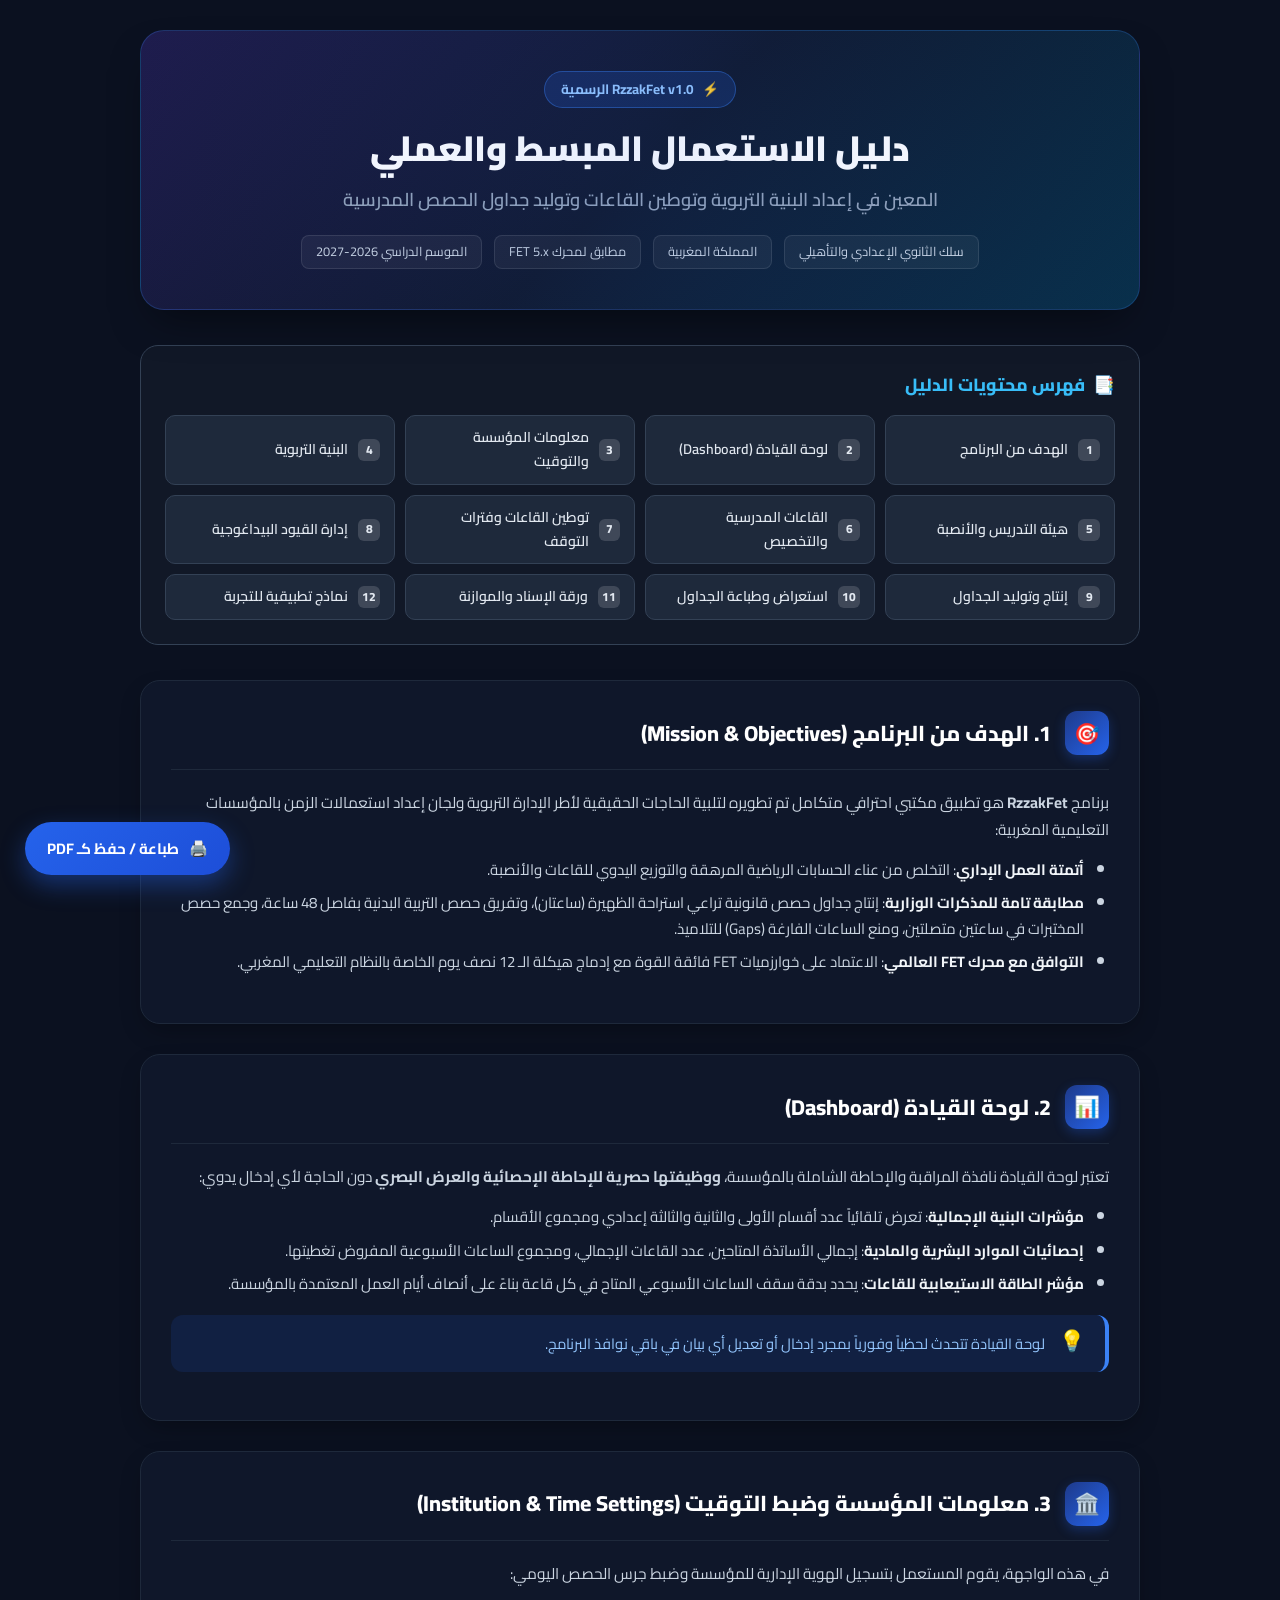
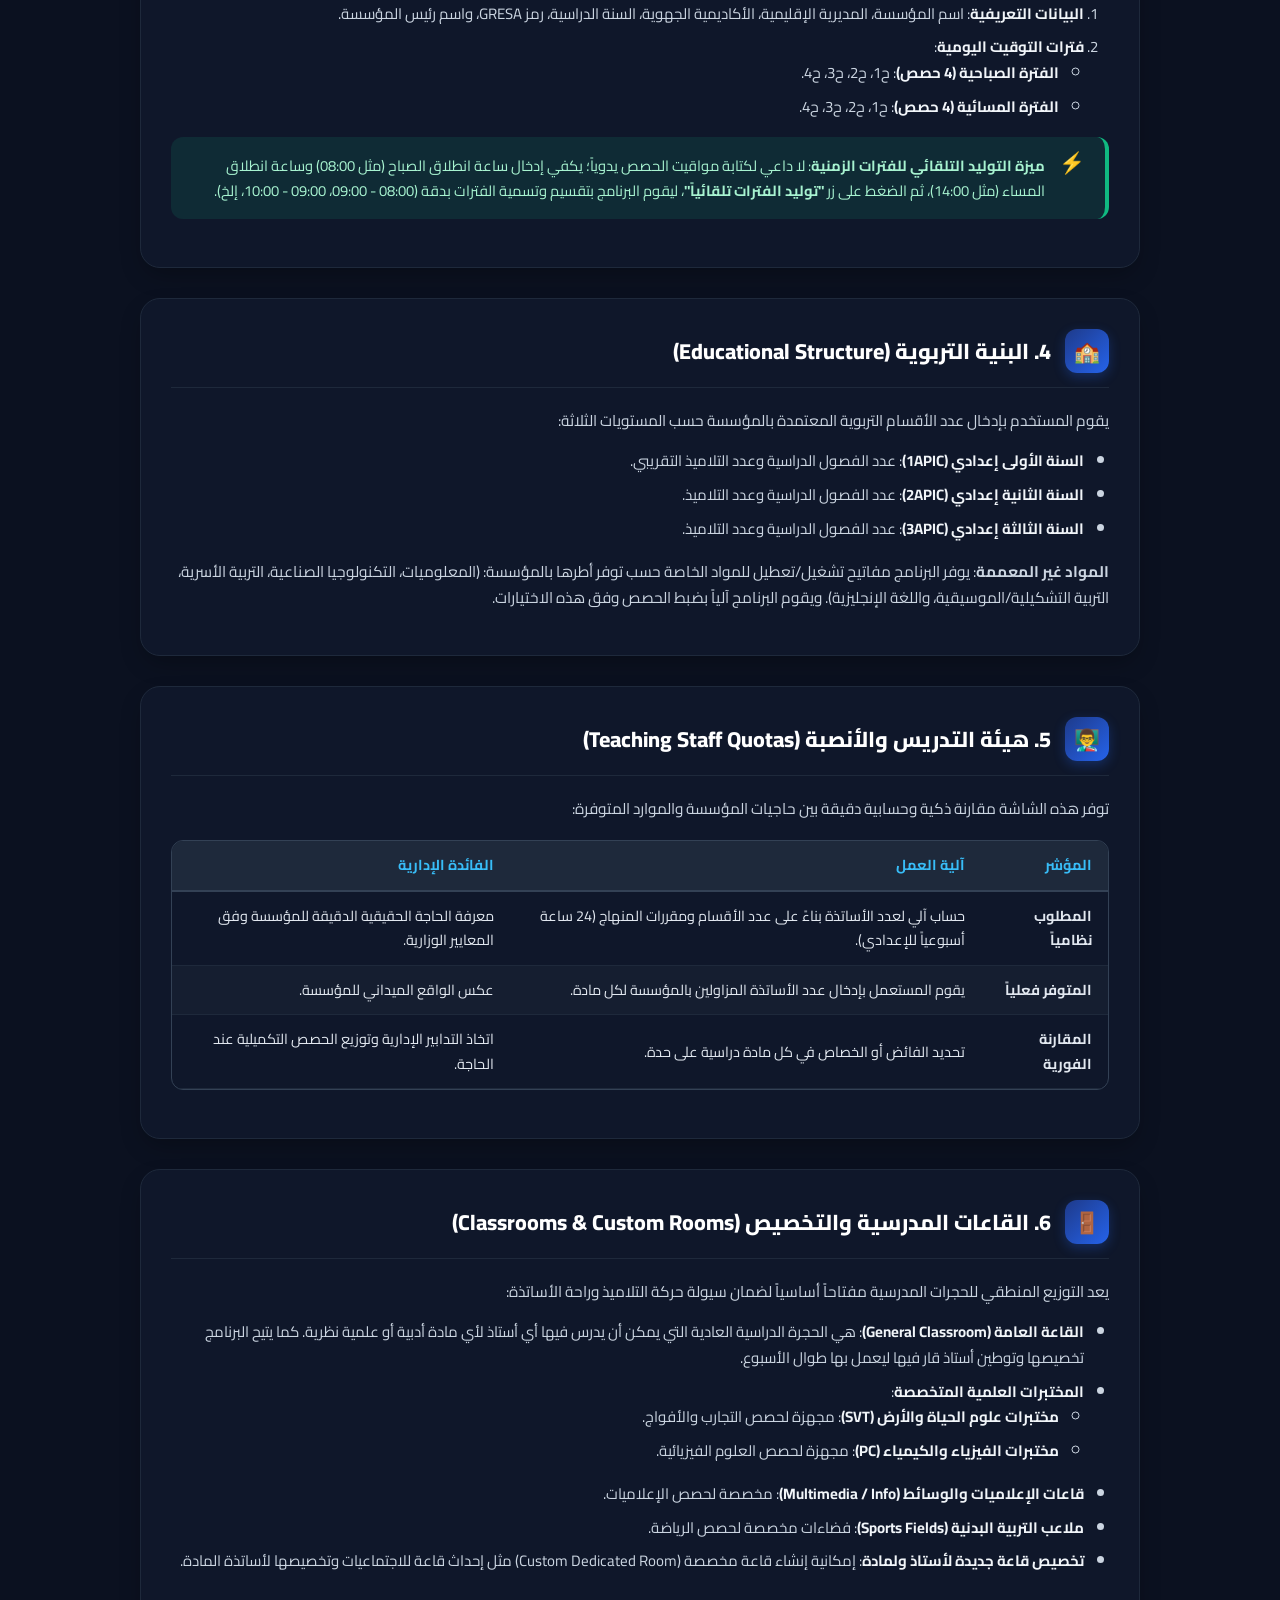
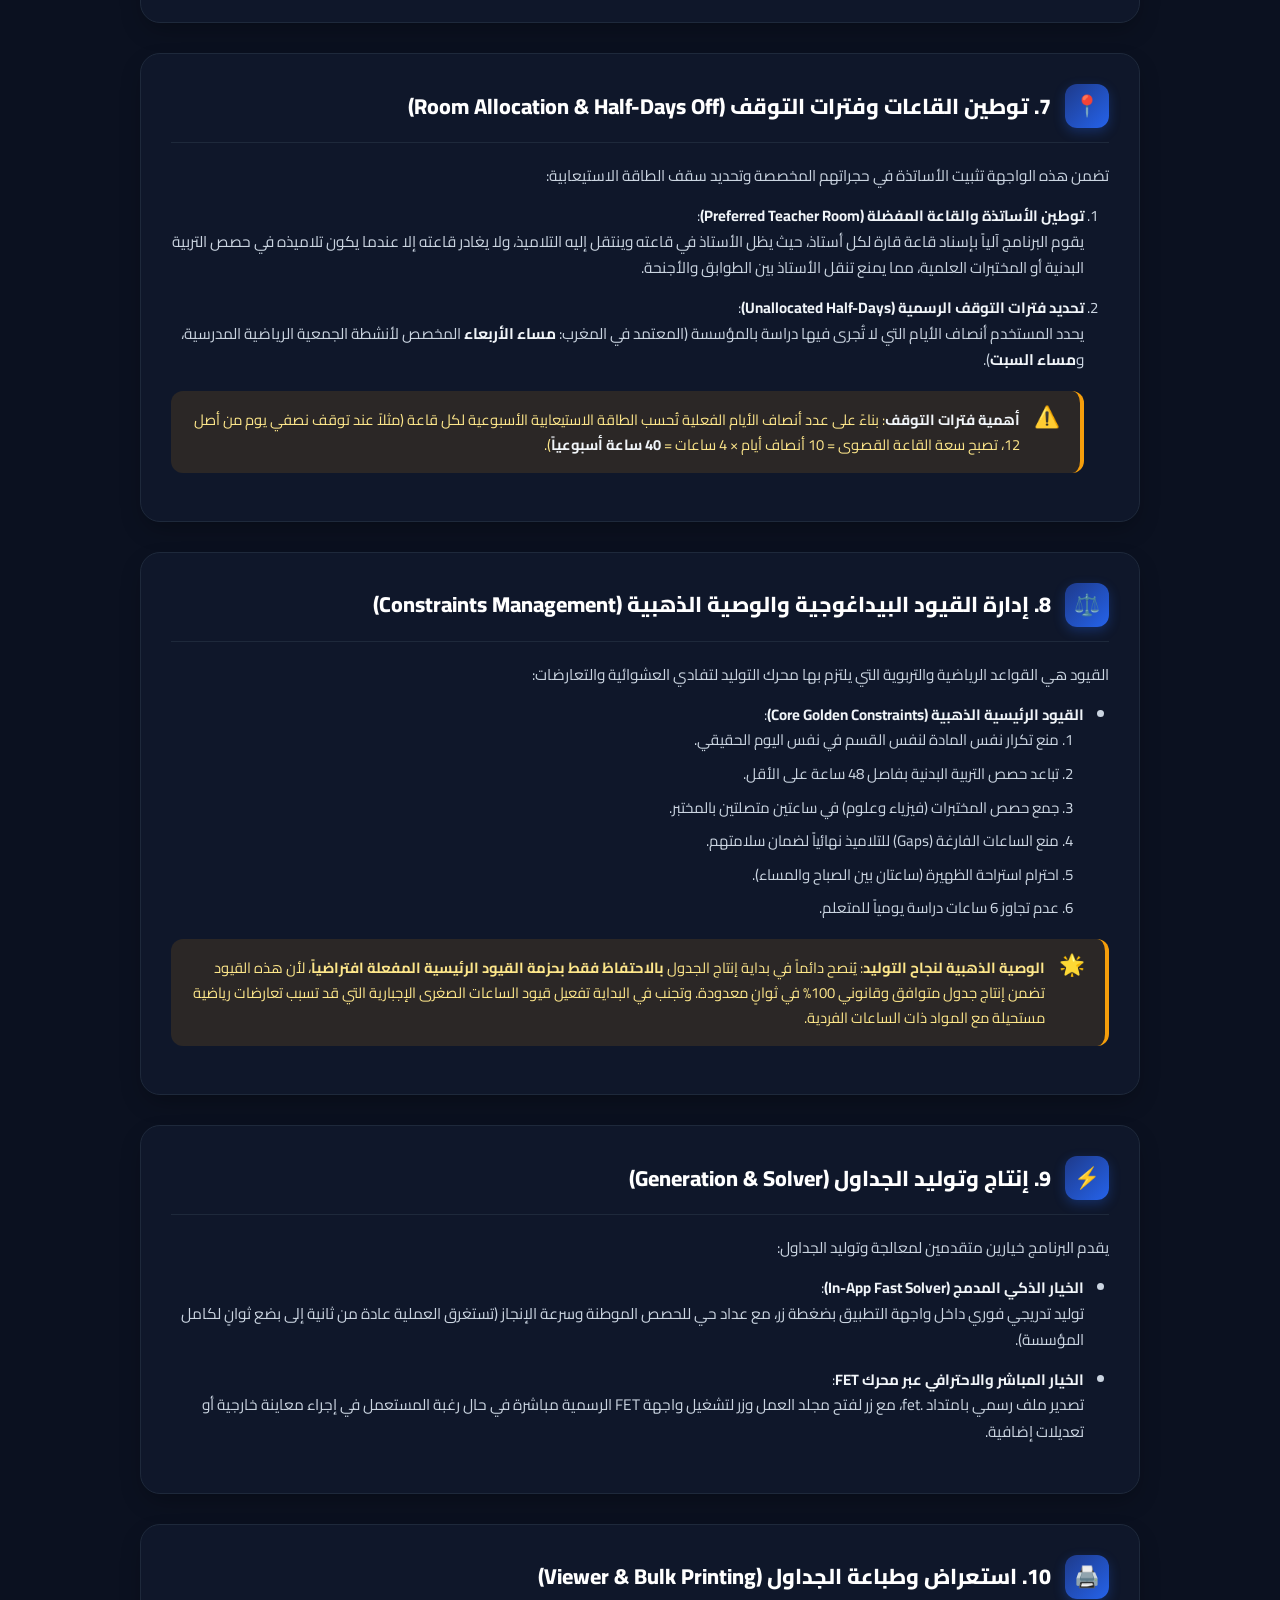
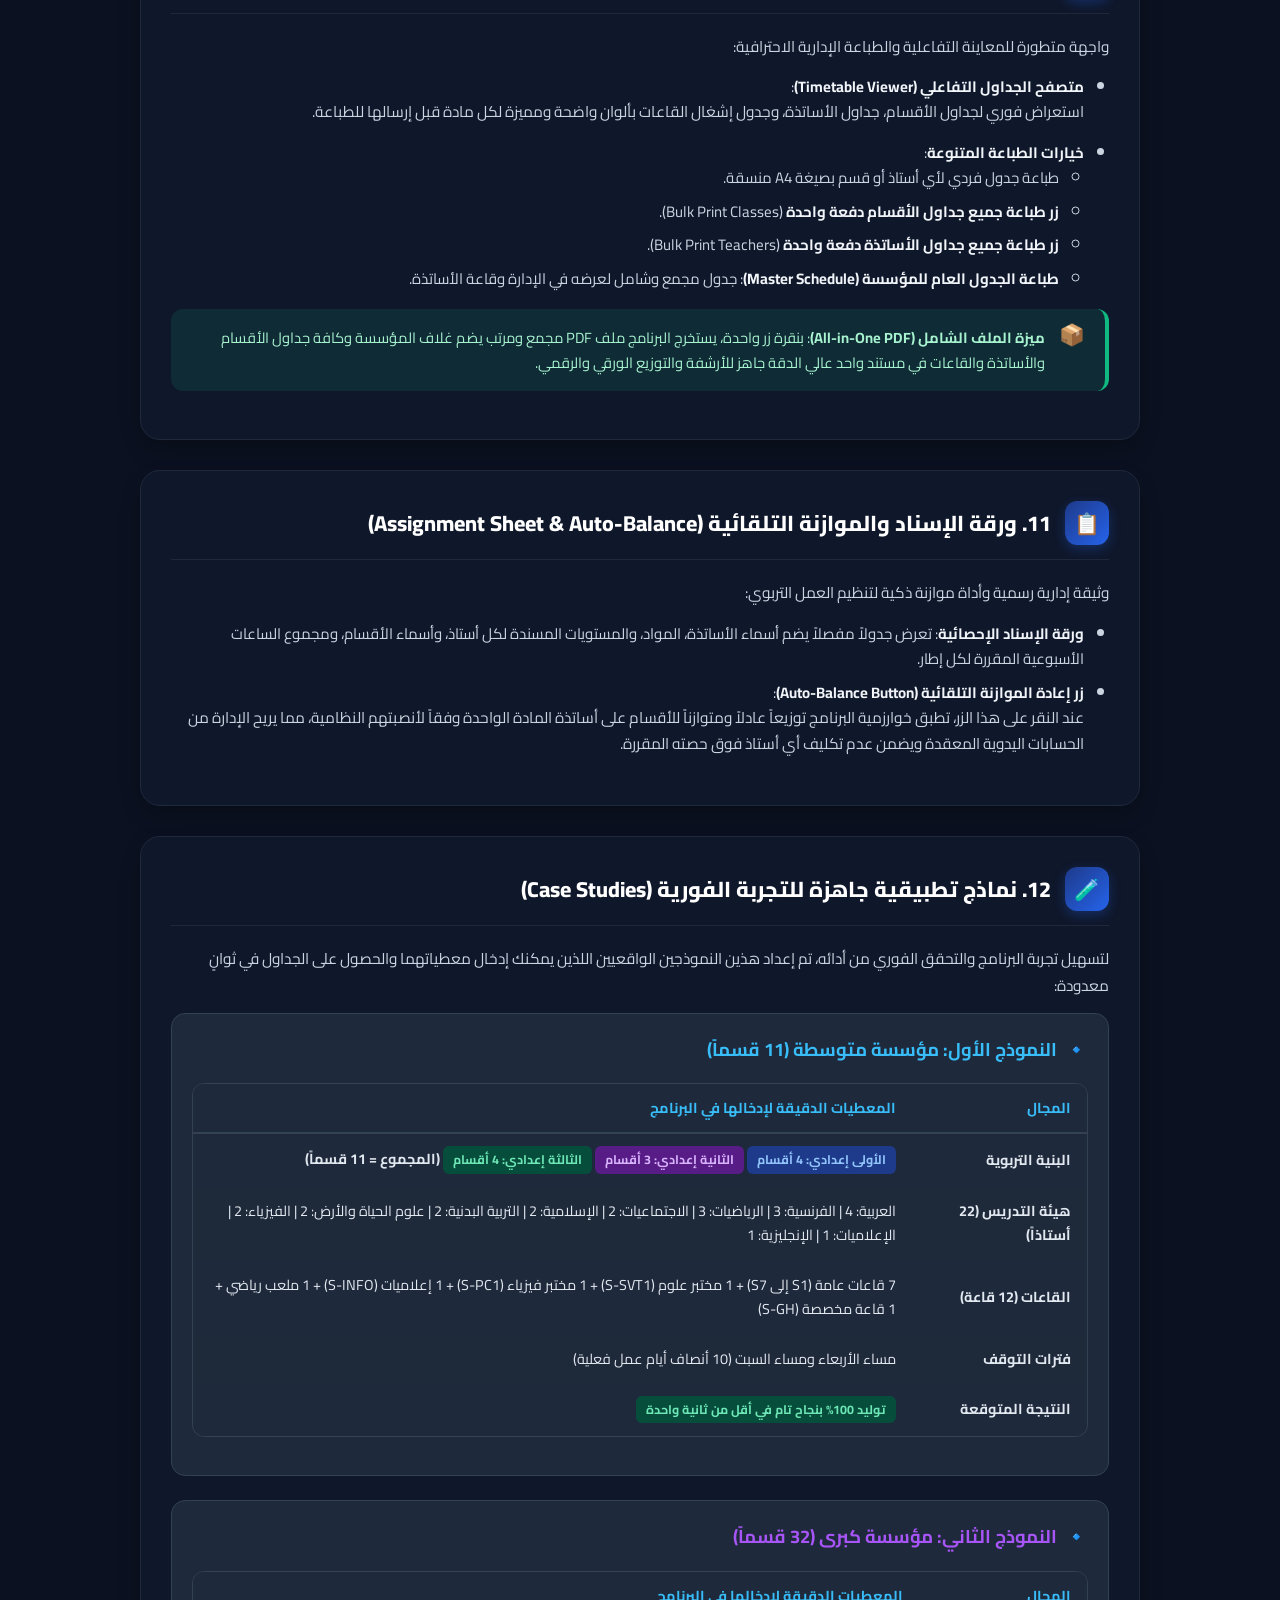
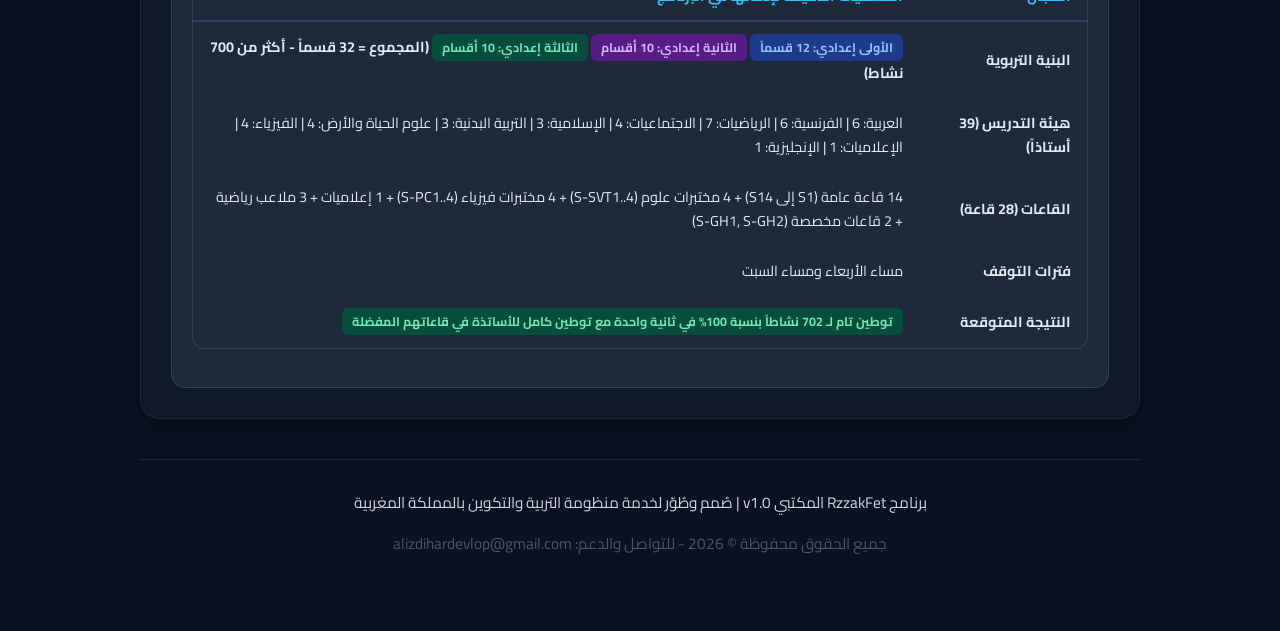
<file: docs/دليل_استعمال_برنامج_RzzakFet.html>
<!DOCTYPE html>
<html lang="ar" dir="rtl">
<head>
  <meta charset="UTF-8">
  <meta name="viewport" content="width=device-width, initial-scale=1.0">
  <title>دليل الاستعمال المبسط لبرنامج RzzakFet v1.0</title>
  <style>
    @import url('https://fonts.googleapis.com/css2?family=Cairo:wght@400;600;700;800;900&display=swap');

    :root {
      --primary: #2563eb;
      --primary-dark: #1d4ed8;
      --secondary: #0ea5e9;
      --accent: #8b5cf6;
      --success: #10b981;
      --warning: #f59e0b;
      --danger: #ef4444;
      --dark: #0f172a;
      --dark-card: #1e293b;
      --dark-border: #334155;
      --text-main: #f8fafc;
      --text-muted: #94a3b8;
    }

    * {
      box-sizing: border-box;
      margin: 0;
      padding: 0;
      font-family: 'Cairo', 'Segoe UI', Tahoma, Arial, sans-serif;
    }

    body {
      background-color: #0b1120;
      color: var(--text-main);
      line-height: 1.7;
      padding: 30px 15px;
    }

    .container {
      max-width: 1000px;
      margin: 0 auto;
    }

    /* Header & Cover */
    .header-cover {
      background: linear-gradient(135deg, #1e1b4b 0%, #0f172a 50%, #082f49 100%);
      border: 1px solid #3b82f640;
      border-radius: 24px;
      padding: 40px 30px;
      text-align: center;
      margin-bottom: 35px;
      box-shadow: 0 20px 40px -15px rgba(0, 0, 0, 0.5);
      position: relative;
      overflow: hidden;
    }

    .header-cover::before {
      content: "";
      position: absolute;
      top: -50%;
      left: -50%;
      width: 200%;
      height: 200%;
      background: radial-gradient(circle, rgba(37, 99, 235, 0.1) 0%, transparent 60%);
      pointer-events: none;
    }

    .app-badge {
      display: inline-flex;
      align-items: center;
      gap: 8px;
      background: rgba(37, 99, 235, 0.2);
      border: 1px solid rgba(59, 130, 246, 0.4);
      color: #93c5fd;
      padding: 6px 16px;
      border-radius: 9999px;
      font-size: 0.85rem;
      font-weight: 700;
      margin-bottom: 18px;
    }

    .header-cover h1 {
      font-size: 2.2rem;
      font-weight: 900;
      color: #ffffff;
      margin-bottom: 12px;
      line-height: 1.3;
    }

    .header-cover p.subtitle {
      font-size: 1.15rem;
      color: #94a3b8;
      max-width: 750px;
      margin: 0 auto 20px;
      font-weight: 600;
    }

    .meta-tags {
      display: flex;
      justify-content: center;
      gap: 12px;
      flex-wrap: wrap;
    }

    .meta-tag {
      background: rgba(255, 255, 255, 0.05);
      border: 1px solid rgba(255, 255, 255, 0.1);
      padding: 5px 14px;
      border-radius: 8px;
      font-size: 0.8rem;
      color: #cbd5e1;
    }

    /* Navigation TOC */
    .toc-card {
      background: #111827;
      border: 1px solid var(--dark-border);
      border-radius: 18px;
      padding: 24px;
      margin-bottom: 35px;
    }

    .toc-card h3 {
      color: #38bdf8;
      font-size: 1.1rem;
      font-weight: 800;
      margin-bottom: 15px;
      display: flex;
      align-items: center;
      gap: 8px;
    }

    .toc-grid {
      display: grid;
      grid-template-columns: repeat(auto-fit, minmax(220px, 1fr));
      gap: 10px;
    }

    .toc-item {
      display: flex;
      align-items: center;
      gap: 10px;
      padding: 10px 14px;
      background: #1e293b;
      border: 1px solid #334155;
      border-radius: 10px;
      color: #e2e8f0;
      text-decoration: none;
      font-size: 0.88rem;
      font-weight: 600;
      transition: all 0.2s ease;
    }

    .toc-item:hover {
      background: #2563eb;
      color: #ffffff;
      border-color: #3b82f6;
      transform: translateY(-2px);
    }

    .toc-num {
      width: 22px;
      height: 22px;
      background: rgba(255, 255, 255, 0.15);
      border-radius: 6px;
      display: flex;
      align-items: center;
      justify-content: center;
      font-size: 0.75rem;
      font-weight: 800;
    }

    /* Content Cards */
    .section-card {
      background: #0f172a;
      border: 1px solid #1e293b;
      border-radius: 20px;
      padding: 30px;
      margin-bottom: 30px;
      box-shadow: 0 10px 25px -5px rgba(0, 0, 0, 0.3);
      position: relative;
    }

    .section-card:hover {
      border-color: #3b82f650;
    }

    .section-header {
      display: flex;
      align-items: center;
      gap: 14px;
      margin-bottom: 20px;
      padding-bottom: 14px;
      border-bottom: 1px solid #1e293b;
    }

    .section-icon {
      width: 44px;
      height: 44px;
      background: linear-gradient(135deg, #1e3a8a, #2563eb);
      border-radius: 12px;
      display: flex;
      align-items: center;
      justify-content: center;
      font-size: 1.3rem;
      color: #ffffff;
      flex-shrink: 0;
      box-shadow: 0 4px 12px rgba(37, 99, 235, 0.3);
    }

    .section-title {
      font-size: 1.35rem;
      font-weight: 800;
      color: #ffffff;
    }

    p {
      color: #cbd5e1;
      font-size: 0.96rem;
      margin-bottom: 14px;
    }

    /* Lists */
    ul, ol {
      margin-right: 25px;
      margin-bottom: 18px;
      color: #cbd5e1;
    }

    li {
      margin-bottom: 8px;
      font-size: 0.94rem;
    }

    li strong {
      color: #f1f5f9;
    }

    /* Tables */
    .table-wrapper {
      overflow-x: auto;
      margin: 18px 0;
      border-radius: 12px;
      border: 1px solid #334155;
    }

    table {
      width: 100%;
      border-collapse: collapse;
      text-align: right;
      font-size: 0.9rem;
    }

    th {
      background: #1e293b;
      color: #38bdf8;
      padding: 12px 16px;
      font-weight: 700;
      border-bottom: 2px solid #334155;
    }

    td {
      padding: 12px 16px;
      border-bottom: 1px solid #1e293b;
      color: #e2e8f0;
    }

    tr:nth-child(even) {
      background: rgba(30, 41, 59, 0.4);
    }

    tr:hover {
      background: rgba(59, 130, 246, 0.08);
    }

    /* Callout Boxes */
    .callout {
      padding: 16px 20px;
      border-radius: 12px;
      margin: 18px 0;
      font-size: 0.92rem;
      display: flex;
      align-items: flex-start;
      gap: 14px;
    }

    .callout-info {
      background: rgba(37, 99, 235, 0.12);
      border-right: 4px solid #3b82f6;
      color: #93c5fd;
    }

    .callout-warning {
      background: rgba(245, 158, 11, 0.12);
      border-right: 4px solid #f59e0b;
      color: #fde68a;
    }

    .callout-success {
      background: rgba(16, 185, 129, 0.12);
      border-right: 4px solid #10b981;
      color: #a7f3d0;
    }

    .callout-icon {
      font-size: 1.3rem;
      line-height: 1;
      flex-shrink: 0;
    }

    /* Badges */
    .badge {
      display: inline-block;
      padding: 3px 10px;
      border-radius: 6px;
      font-size: 0.78rem;
      font-weight: 700;
    }

    .badge-blue { background: #1e3a8a; color: #93c5fd; }
    .badge-green { background: #064e3b; color: #6ee7b7; }
    .badge-purple { background: #581c87; color: #d8b4fe; }
    .badge-amber { background: #78350f; color: #fde68a; }

    /* Floating Print Button */
    .floating-print-btn {
      position: fixed;
      bottom: 25px;
      left: 25px;
      background: linear-gradient(135deg, #2563eb, #1d4ed8);
      color: white;
      border: none;
      padding: 12px 22px;
      border-radius: 50px;
      font-size: 0.95rem;
      font-weight: 700;
      cursor: pointer;
      box-shadow: 0 10px 25px rgba(37, 99, 235, 0.4);
      display: flex;
      align-items: center;
      gap: 10px;
      transition: all 0.25s ease;
      z-index: 1000;
    }

    .floating-print-btn:hover {
      transform: scale(1.05);
      background: linear-gradient(135deg, #1d4ed8, #1e40af);
      box-shadow: 0 15px 30px rgba(37, 99, 235, 0.6);
    }

    /* Footer */
    footer {
      text-align: center;
      padding: 30px 10px;
      color: #64748b;
      font-size: 0.85rem;
      border-top: 1px solid #1e293b;
      margin-top: 40px;
    }

    /* Print Styles */
    @media print {
      body {
        background: #ffffff !important;
        color: #0f172a !important;
        padding: 0 !important;
        font-size: 10.5pt;
      }
      .container {
        max-width: 100% !important;
      }
      .floating-print-btn, .toc-card {
        display: none !important;
      }
      .header-cover {
        background: #f8fafc !important;
        border: 2px solid #cbd5e1 !important;
        box-shadow: none !important;
        color: #0f172a !important;
        padding: 24px !important;
        page-break-after: avoid;
      }
      .header-cover h1 {
        color: #0f172a !important;
        font-size: 2rem !important;
      }
      .header-cover p.subtitle {
        color: #475569 !important;
      }
      .section-card {
        background: #ffffff !important;
        border: 1.5px solid #cbd5e1 !important;
        box-shadow: none !important;
        page-break-inside: avoid;
        margin-bottom: 22px !important;
        padding: 22px !important;
      }
      .section-header {
        border-bottom: 1.5px solid #e2e8f0 !important;
      }
      .section-title {
        color: #0f172a !important;
        font-size: 1.3rem !important;
        font-weight: 800 !important;
      }
      p, li, td {
        color: #1e293b !important;
      }
      strong, b {
        color: #0f172a !important;
        font-weight: 800 !important;
      }
      .table-wrapper {
        border: 1.5px solid #cbd5e1 !important;
        background: #ffffff !important;
      }
      table {
        background: #ffffff !important;
      }
      th {
        background: #f1f5f9 !important;
        color: #0f172a !important;
        border-bottom: 2px solid #cbd5e1 !important;
        font-weight: 800 !important;
      }
      td {
        background: #ffffff !important;
        color: #1e293b !important;
        border-bottom: 1px solid #e2e8f0 !important;
      }
      tr:nth-child(even) td {
        background: #f8fafc !important;
      }
      div[style*="background: #1e293b"], div[style*="background:#1e293b"] {
        background: #f8fafc !important;
        border: 1.5px solid #cbd5e1 !important;
      }
      h3 {
        color: #1e40af !important;
      }
      .callout {
        border: 1px solid #cbd5e1 !important;
      }
      .callout-info { background: #eff6ff !important; color: #1e3a8a !important; border-right: 4px solid #2563eb !important; }
      .callout-warning { background: #fffbeb !important; color: #92400e !important; border-right: 4px solid #d97706 !important; }
      .callout-success { background: #ecfdf5 !important; color: #065f46 !important; border-right: 4px solid #059669 !important; }
      .meta-tag, .app-badge {
        border: 1px solid #cbd5e1 !important;
        background: #f1f5f9 !important;
        color: #334155 !important;
      }
      .badge-blue { background: #dbeafe !important; color: #1e40af !important; border: 1px solid #93c5fd !important; }
      .badge-green { background: #d1fae5 !important; color: #065f46 !important; border: 1px solid #6ee7b7 !important; }
      .badge-purple { background: #f3e8ff !important; color: #6b21a8 !important; border: 1px solid #d8b4fe !important; }
      .badge-amber { background: #fef3c7 !important; color: #92400e !important; border: 1px solid #fcd34d !important; }
      @page {
        size: A4;
        margin: 14mm 12mm;
      }
    }
  </style>
</head>
<body>

  <!-- Floating Print Action -->
  <button class="floating-print-btn" onclick="window.print()">
    <span>🖨️</span>
    <span>طباعة / حفظ كـ PDF</span>
  </button>

  <div class="container">

    <!-- Header & Cover -->
    <header class="header-cover">
      <div class="app-badge">
        <span>⚡</span>
        <span>RzzakFet v1.0 الرسمية</span>
      </div>
      <h1>دليل الاستعمال المبسط والعملي</h1>
      <p class="subtitle">المعين في إعداد البنية التربوية وتوطين القاعات وتوليد جداول الحصص المدرسية</p>
      <div class="meta-tags">
        <span class="meta-tag">سلك الثانوي الإعدادي والتأهيلي</span>
        <span class="meta-tag">المملكة المغربية</span>
        <span class="meta-tag">مطابق لمحرك FET 5.x</span>
        <span class="meta-tag">الموسم الدراسي 2026-2027</span>
      </div>
    </header>

    <!-- Table of Contents -->
    <nav class="toc-card">
      <h3><span>📑</span> فهرس محتويات الدليل</h3>
      <div class="toc-grid">
        <a href="#sec-1" class="toc-item"><span class="toc-num">1</span> الهدف من البرنامج</a>
        <a href="#sec-2" class="toc-item"><span class="toc-num">2</span> لوحة القيادة (Dashboard)</a>
        <a href="#sec-3" class="toc-item"><span class="toc-num">3</span> معلومات المؤسسة والتوقيت</a>
        <a href="#sec-4" class="toc-item"><span class="toc-num">4</span> البنية التربوية</a>
        <a href="#sec-5" class="toc-item"><span class="toc-num">5</span> هيئة التدريس والأنصبة</a>
        <a href="#sec-6" class="toc-item"><span class="toc-num">6</span> القاعات المدرسية والتخصيص</a>
        <a href="#sec-7" class="toc-item"><span class="toc-num">7</span> توطين القاعات وفترات التوقف</a>
        <a href="#sec-8" class="toc-item"><span class="toc-num">8</span> إدارة القيود البيداغوجية</a>
        <a href="#sec-9" class="toc-item"><span class="toc-num">9</span> إنتاج وتوليد الجداول</a>
        <a href="#sec-10" class="toc-item"><span class="toc-num">10</span> استعراض وطباعة الجداول</a>
        <a href="#sec-11" class="toc-item"><span class="toc-num">11</span> ورقة الإسناد والموازنة</a>
        <a href="#sec-12" class="toc-item"><span class="toc-num">12</span> نماذج تطبيقية للتجربة</a>
      </div>
    </nav>

    <!-- Section 1 -->
    <section id="sec-1" class="section-card">
      <div class="section-header">
        <div class="section-icon">🎯</div>
        <h2 class="section-title">1. الهدف من البرنامج (Mission & Objectives)</h2>
      </div>
      <p>برنامج <strong>RzzakFet</strong> هو تطبيق مكتبي احترافي متكامل تم تطويره لتلبية الحاجات الحقيقية لأطر الإدارة التربوية ولجان إعداد استعمالات الزمن بالمؤسسات التعليمية المغربية:</p>
      <ul>
        <li><strong>أتمتة العمل الإداري</strong>: التخلص من عناء الحسابات الرياضية المرهقة والتوزيع اليدوي للقاعات والأنصبة.</li>
        <li><strong>مطابقة تامة للمذكرات الوزارية</strong>: إنتاج جداول حصص قانونية تراعي استراحة الظهيرة (ساعتان)، وتفريق حصص التربية البدنية بفاصل 48 ساعة، وجمع حصص المختبرات في ساعتين متصلتين، ومنع الساعات الفارغة (Gaps) للتلاميذ.</li>
        <li><strong>التوافق مع محرك FET العالمي</strong>: الاعتماد على خوارزميات FET فائقة القوة مع إدماج هيكلة الـ 12 نصف يوم الخاصة بالنظام التعليمي المغربي.</li>
      </ul>
    </section>

    <!-- Section 2 -->
    <section id="sec-2" class="section-card">
      <div class="section-header">
        <div class="section-icon">📊</div>
        <h2 class="section-title">2. لوحة القيادة (Dashboard)</h2>
      </div>
      <p>تعتبر لوحة القيادة نافذة المراقبة والإحاطة الشاملة بالمؤسسة، <strong>ووظيفتها حصرية للإحاطة الإحصائية والعرض البصري</strong> دون الحاجة لأي إدخال يدوي:</p>
      <ul>
        <li><strong>مؤشرات البنية الإجمالية</strong>: تعرض تلقائياً عدد أقسام الأولى والثانية والثالثة إعدادي ومجموع الأقسام.</li>
        <li><strong>إحصائيات الموارد البشرية والمادية</strong>: إجمالي الأساتذة المتاحين، عدد القاعات الإجمالي، ومجموع الساعات الأسبوعية المفروض تغطيتها.</li>
        <li><strong>مؤشر الطاقة الاستيعابية للقاعات</strong>: يحدد بدقة سقف الساعات الأسبوعي المتاح في كل قاعة بناءً على أنصاف أيام العمل المعتمدة بالمؤسسة.</li>
      </ul>
      <div class="callout callout-info">
        <span class="callout-icon">💡</span>
        <div>لوحة القيادة تتحدث لحظياً وفورياً بمجرد إدخال أو تعديل أي بيان في باقي نوافذ البرنامج.</div>
      </div>
    </section>

    <!-- Section 3 -->
    <section id="sec-3" class="section-card">
      <div class="section-header">
        <div class="section-icon">🏛️</div>
        <h2 class="section-title">3. معلومات المؤسسة وضبط التوقيت (Institution & Time Settings)</h2>
      </div>
      <p>في هذه الواجهة، يقوم المستعمل بتسجيل الهوية الإدارية للمؤسسة وضبط جرس الحصص اليومي:</p>
      <ol>
        <li><strong>البيانات التعريفية</strong>: اسم المؤسسة، المديرية الإقليمية، الأكاديمية الجهوية، السنة الدراسية، رمز GRESA، واسم رئيس المؤسسة.</li>
        <li><strong>فترات التوقيت اليومية</strong>:
          <ul>
            <li><strong>الفترة الصباحية (4 حصص)</strong>: ح1، ح2، ح3، ح4.</li>
            <li><strong>الفترة المسائية (4 حصص)</strong>: ح1، ح2، ح3، ح4.</li>
          </ul>
        </li>
      </ol>
      <div class="callout callout-success">
        <span class="callout-icon">⚡</span>
        <div>
          <strong>ميزة التوليد التلقائي للفترات الزمنية</strong>:
          لا داعي لكتابة مواقيت الحصص يدوياً؛ يكفي إدخال ساعة انطلاق الصباح (مثل <code>08:00</code>) وساعة انطلاق المساء (مثل <code>14:00</code>)، ثم الضغط على زر <strong>"توليد الفترات تلقائياً"</strong>، ليقوم البرنامج بتقسيم وتسمية الفترات بدقة (08:00 - 09:00، 09:00 - 10:00، إلخ).
        </div>
      </div>
    </section>

    <!-- Section 4 -->
    <section id="sec-4" class="section-card">
      <div class="section-header">
        <div class="section-icon">🏫</div>
        <h2 class="section-title">4. البنية التربوية (Educational Structure)</h2>
      </div>
      <p>يقوم المستخدم بإدخال عدد الأقسام التربوية المعتمدة بالمؤسسة حسب المستويات الثلاثة:</p>
      <ul>
        <li><strong>السنة الأولى إعدادي (1APIC)</strong>: عدد الفصول الدراسية وعدد التلاميذ التقريبي.</li>
        <li><strong>السنة الثانية إعدادي (2APIC)</strong>: عدد الفصول الدراسية وعدد التلاميذ.</li>
        <li><strong>السنة الثالثة إعدادي (3APIC)</strong>: عدد الفصول الدراسية وعدد التلاميذ.</li>
      </ul>
      <p><strong>المواد غير المعممة</strong>: يوفر البرنامج مفاتيح تشغيل/تعطيل للمواد الخاصة حسب توفر أطرها بالمؤسسة: (المعلوميات، التكنولوجيا الصناعية، التربية الأسرية، التربية التشكيلية/الموسيقية، واللغة الإنجليزية). ويقوم البرنامج آلياً بضبط الحصص وفق هذه الاختيارات.</p>
    </section>

    <!-- Section 5 -->
    <section id="sec-5" class="section-card">
      <div class="section-header">
        <div class="section-icon">👨‍🏫</div>
        <h2 class="section-title">5. هيئة التدريس والأنصبة (Teaching Staff Quotas)</h2>
      </div>
      <p>توفر هذه الشاشة مقارنة ذكية وحسابية دقيقة بين حاجيات المؤسسة والموارد المتوفرة:</p>
      <div class="table-wrapper">
        <table>
          <thead>
            <tr>
              <th>المؤشر</th>
              <th>آلية العمل</th>
              <th>الفائدة الإدارية</th>
            </tr>
          </thead>
          <tbody>
            <tr>
              <td><strong>المطلوب نظامياً</strong></td>
              <td>حساب آلي لعدد الأساتذة بناءً على عدد الأقسام ومقررات المنهاج (24 ساعة أسبوعياً للإعدادي).</td>
              <td>معرفة الحاجة الحقيقية الدقيقة للمؤسسة وفق المعايير الوزارية.</td>
            </tr>
            <tr>
              <td><strong>المتوفر فعلياً</strong></td>
              <td>يقوم المستعمل بإدخال عدد الأساتذة المزاولين بالمؤسسة لكل مادة.</td>
              <td>عكس الواقع الميداني للمؤسسة.</td>
            </tr>
            <tr>
              <td><strong>المقارنة الفورية</strong></td>
              <td>تحديد الفائض أو الخصاص في كل مادة دراسية على حدة.</td>
              <td>اتخاذ التدابير الإدارية وتوزيع الحصص التكميلية عند الحاجة.</td>
            </tr>
          </tbody>
        </table>
      </div>
    </section>

    <!-- Section 6 -->
    <section id="sec-6" class="section-card">
      <div class="section-header">
        <div class="section-icon">🚪</div>
        <h2 class="section-title">6. القاعات المدرسية والتخصيص (Classrooms & Custom Rooms)</h2>
      </div>
      <p>يعد التوزيع المنطقي للحجرات المدرسية مفتاحاً أساسياً لضمان سيولة حركة التلاميذ وراحة الأساتذة:</p>
      <ul>
        <li><strong>القاعة العامة (General Classroom)</strong>: هي الحجرة الدراسية العادية التي يمكن أن يدرس فيها أي أستاذ لأي مادة أدبية أو علمية نظرية. كما يتيح البرنامج تخصيصها وتوطين أستاذ قار فيها ليعمل بها طوال الأسبوع.</li>
        <li><strong>المختبرات العلمية المتخصصة</strong>:
          <ul>
            <li><strong>مختبرات علوم الحياة والأرض (SVT)</strong>: مجهزة لحصص التجارب والأفواج.</li>
            <li><strong>مختبرات الفيزياء والكيمياء (PC)</strong>: مجهزة لحصص العلوم الفيزيائية.</li>
          </ul>
        </li>
        <li><strong>قاعات الإعلاميات والوسائط (Multimedia / Info)</strong>: مخصصة لحصص الإعلاميات.</li>
        <li><strong>ملاعب التربية البدنية (Sports Fields)</strong>: فضاءات مخصصة لحصص الرياضة.</li>
        <li><strong>تخصيص قاعة جديدة لأستاذ ولمادة</strong>: إمكانية إنشاء قاعة مخصصة (Custom Dedicated Room) مثل إحداث قاعة للاجتماعيات وتخصيصها لأساتذة المادة.</li>
      </ul>
    </section>

    <!-- Section 7 -->
    <section id="sec-7" class="section-card">
      <div class="section-header">
        <div class="section-icon">📍</div>
        <h2 class="section-title">7. توطين القاعات وفترات التوقف (Room Allocation & Half-Days Off)</h2>
      </div>
      <p>تضمن هذه الواجهة تثبيت الأساتذة في حجراتهم المخصصة وتحديد سقف الطاقة الاستيعابية:</p>
      <ol>
        <li><strong>توطين الأساتذة والقاعة المفضلة (Preferred Teacher Room)</strong>:
          <p>يقوم البرنامج آلياً بإسناد قاعة قارة لكل أستاذ، حيث يظل الأستاذ في قاعته وينتقل إليه التلاميذ، ولا يغادر قاعته إلا عندما يكون تلاميذه في حصص التربية البدنية أو المختبرات العلمية، مما يمنع تنقل الأستاذ بين الطوابق والأجنحة.</p>
        </li>
        <li><strong>تحديد فترات التوقف الرسمية (Unallocated Half-Days)</strong>:
          <p>يحدد المستخدم أنصاف الأيام التي لا تُجرى فيها دراسة بالمؤسسة (المعتمد في المغرب: <strong>مساء الأربعاء</strong> المخصص لأنشطة الجمعية الرياضية المدرسية، و<strong>مساء السبت</strong>).</p>
          <div class="callout callout-warning">
            <span class="callout-icon">⚠️</span>
            <div>
              <strong>أهمية فترات التوقف</strong>: بناءً على عدد أنصاف الأيام الفعلية تُحسب الطاقة الاستيعابية الأسبوعية لكل قاعة (مثلاً عند توقف نصفي يوم من أصل 12، تصبح سعة القاعة القصوى = 10 أنصاف أيام × 4 ساعات = <strong>40 ساعة أسبوعياً</strong>).
            </div>
          </div>
        </li>
      </ol>
    </section>

    <!-- Section 8 -->
    <section id="sec-8" class="section-card">
      <div class="section-header">
        <div class="section-icon">⚖️</div>
        <h2 class="section-title">8. إدارة القيود البيداغوجية والوصية الذهبية (Constraints Management)</h2>
      </div>
      <p>القيود هي القواعد الرياضية والتربوية التي يلتزم بها محرك التوليد لتفادي العشوائية والتعارضات:</p>
      <ul>
        <li><strong>القيود الرئيسية الذهبية (Core Golden Constraints)</strong>:
          <ol>
            <li>منع تكرار نفس المادة لنفس القسم في نفس اليوم الحقيقي.</li>
            <li>تباعد حصص التربية البدنية بفاصل 48 ساعة على الأقل.</li>
            <li>جمع حصص المختبرات (فيزياء وعلوم) في ساعتين متصلتين بالمختبر.</li>
            <li>منع الساعات الفارغة (Gaps) للتلاميذ نهائياً لضمان سلامتهم.</li>
            <li>احترام استراحة الظهيرة (ساعتان بين الصباح والمساء).</li>
            <li>عدم تجاوز 6 ساعات دراسة يومياً للمتعلم.</li>
          </ol>
        </li>
      </ul>
      <div class="callout callout-warning">
        <span class="callout-icon">🌟</span>
        <div>
          <strong>الوصية الذهبية لنجاح التوليد</strong>: يُنصح دائماً في بداية إنتاج الجدول <strong>بالاحتفاظ فقط بحزمة القيود الرئيسية المفعلة افتراضياً</strong>، لأن هذه القيود تضمن إنتاج جدول متوافق وقانوني 100% في ثوانٍ معدودة. وتجنب في البداية تفعيل قيود الساعات الصغرى الإجبارية التي قد تسبب تعارضات رياضية مستحيلة مع المواد ذات الساعات الفردية.
        </div>
      </div>
    </section>

    <!-- Section 9 -->
    <section id="sec-9" class="section-card">
      <div class="section-header">
        <div class="section-icon">⚡</div>
        <h2 class="section-title">9. إنتاج وتوليد الجداول (Generation & Solver)</h2>
      </div>
      <p>يقدم البرنامج خيارين متقدمين لمعالجة وتوليد الجداول:</p>
      <ul>
        <li><strong>الخيار الذكي المدمج (In-App Fast Solver)</strong>:
          <p>توليد تدريجي فوري داخل واجهة التطبيق بضغطة زر، مع عداد حي للحصص الموطنة وسرعة الإنجاز (تستغرق العملية عادة من ثانية إلى بضع ثوانٍ لكامل المؤسسة).</p>
        </li>
        <li><strong>الخيار المباشر والاحترافي عبر محرك FET</strong>:
          <p>تصدير ملف رسمي بامتداد <code>.fet</code>، مع زر لفتح مجلد العمل وزر لتشغيل واجهة FET الرسمية مباشرة في حال رغبة المستعمل في إجراء معاينة خارجية أو تعديلات إضافية.</p>
        </li>
      </ul>
    </section>

    <!-- Section 10 -->
    <section id="sec-10" class="section-card">
      <div class="section-header">
        <div class="section-icon">🖨️</div>
        <h2 class="section-title">10. استعراض وطباعة الجداول (Viewer & Bulk Printing)</h2>
      </div>
      <p>واجهة متطورة للمعاينة التفاعلية والطباعة الإدارية الاحترافية:</p>
      <ul>
        <li><strong>متصفح الجداول التفاعلي (Timetable Viewer)</strong>:
          <p>استعراض فوري لجداول الأقسام، جداول الأساتذة، وجدول إشغال القاعات بألوان واضحة ومميزة لكل مادة قبل إرسالها للطباعة.</p>
        </li>
        <li><strong>خيارات الطباعة المتنوعة</strong>:
          <ul>
            <li>طباعة جدول فردي لأي أستاذ أو قسم بصيغة A4 منسقة.</li>
            <li><strong>زر طباعة جميع جداول الأقسام دفعة واحدة</strong> (Bulk Print Classes).</li>
            <li><strong>زر طباعة جميع جداول الأساتذة دفعة واحدة</strong> (Bulk Print Teachers).</li>
            <li><strong>طباعة الجدول العام للمؤسسة (Master Schedule)</strong>: جدول مجمع وشامل لعرضه في الإدارة وقاعة الأساتذة.</li>
          </ul>
        </li>
      </ul>
      <div class="callout callout-success">
        <span class="callout-icon">📦</span>
        <div>
          <strong>ميزة الملف الشامل (All-in-One PDF)</strong>:
          بنقرة زر واحدة، يستخرج البرنامج ملف PDF مجمع ومرتب يضم غلاف المؤسسة وكافة جداول الأقسام والأساتذة والقاعات في مستند واحد عالي الدقة جاهز للأرشفة والتوزيع الورقي والرقمي.
        </div>
      </div>
    </section>

    <!-- Section 11 -->
    <section id="sec-11" class="section-card">
      <div class="section-header">
        <div class="section-icon">📋</div>
        <h2 class="section-title">11. ورقة الإسناد والموازنة التلقائية (Assignment Sheet & Auto-Balance)</h2>
      </div>
      <p>وثيقة إدارية رسمية وأداة موازنة ذكية لتنظيم العمل التربوي:</p>
      <ul>
        <li><strong>ورقة الإسناد الإحصائية</strong>: تعرض جدولاً مفصلاً يضم أسماء الأساتذة، المواد، والمستويات المسندة لكل أستاذ، وأسماء الأقسام، ومجموع الساعات الأسبوعية المقررة لكل إطار.</li>
        <li><strong>زر إعادة الموازنة التلقائية (Auto-Balance Button)</strong>:
          <p>عند النقر على هذا الزر، تطبق خوارزمية البرنامج توزيعاً عادلاً ومتوازناً للأقسام على أساتذة المادة الواحدة وفقاً لأنصبتهم النظامية، مما يريح الإدارة من الحسابات اليدوية المعقدة ويضمن عدم تكليف أي أستاذ فوق حصته المقررة.</p>
        </li>
      </ul>
    </section>

    <!-- Section 12 -->
    <section id="sec-12" class="section-card">
      <div class="section-header">
        <div class="section-icon">🧪</div>
        <h2 class="section-title">12. نماذج تطبيقية جاهزة للتجربة الفورية (Case Studies)</h2>
      </div>
      <p>لتسهيل تجربة البرنامج والتحقق الفوري من أدائه، تم إعداد هذين النموذجين الواقعيين اللذين يمكنك إدخال معطياتهما والحصول على الجداول في ثوانٍ معدودة:</p>

      <!-- Model 1 -->
      <div style="background: #1e293b; border: 1px solid #334155; border-radius: 14px; padding: 20px; margin-bottom: 24px;">
        <h3 style="color: #38bdf8; font-size: 1.15rem; margin-bottom: 12px; display: flex; align-items: center; gap: 8px;">
          <span>🔹</span> النموذج الأول: مؤسسة متوسطة (11 قسماً)
        </h3>
        <div class="table-wrapper">
          <table>
            <thead>
              <tr>
                <th>المجال</th>
                <th>المعطيات الدقيقة لإدخالها في البرنامج</th>
              </tr>
            </thead>
            <tbody>
              <tr>
                <td><strong>البنية التربوية</strong></td>
                <td>
                  <span class="badge badge-blue">الأولى إعدادي: 4 أقسام</span>
                  <span class="badge badge-purple">الثانية إعدادي: 3 أقسام</span>
                  <span class="badge badge-green">الثالثة إعدادي: 4 أقسام</span>
                  <strong>(المجموع = 11 قسماً)</strong>
                </td>
              </tr>
              <tr>
                <td><strong>هيئة التدريس (22 أستاذاً)</strong></td>
                <td>العربية: 4 | الفرنسية: 3 | الرياضيات: 3 | الاجتماعيات: 2 | الإسلامية: 2 | التربية البدنية: 2 | علوم الحياة والأرض: 2 | الفيزياء: 2 | الإعلاميات: 1 | الإنجليزية: 1</td>
              </tr>
              <tr>
                <td><strong>القاعات (12 قاعة)</strong></td>
                <td>7 قاعات عامة (S1 إلى S7) + 1 مختبر علوم (S-SVT1) + 1 مختبر فيزياء (S-PC1) + 1 إعلاميات (S-INFO) + 1 ملعب رياضي + 1 قاعة مخصصة (S-GH)</td>
              </tr>
              <tr>
                <td><strong>فترات التوقف</strong></td>
                <td>مساء الأربعاء ومساء السبت (10 أنصاف أيام عمل فعلية)</td>
              </tr>
              <tr>
                <td><strong>النتيجة المتوقعة</strong></td>
                <td><span class="badge badge-green">توليد 100% بنجاح تام في أقل من ثانية واحدة</span></td>
              </tr>
            </tbody>
          </table>
        </div>
      </div>

      <!-- Model 2 -->
      <div style="background: #1e293b; border: 1px solid #334155; border-radius: 14px; padding: 20px;">
        <h3 style="color: #a855f7; font-size: 1.15rem; margin-bottom: 12px; display: flex; align-items: center; gap: 8px;">
          <span>🔹</span> النموذج الثاني: مؤسسة كبرى (32 قسماً)
        </h3>
        <div class="table-wrapper">
          <table>
            <thead>
              <tr>
                <th>المجال</th>
                <th>المعطيات الدقيقة لإدخالها في البرنامج</th>
              </tr>
            </thead>
            <tbody>
              <tr>
                <td><strong>البنية التربوية</strong></td>
                <td>
                  <span class="badge badge-blue">الأولى إعدادي: 12 قسماً</span>
                  <span class="badge badge-purple">الثانية إعدادي: 10 أقسام</span>
                  <span class="badge badge-green">الثالثة إعدادي: 10 أقسام</span>
                  <strong>(المجموع = 32 قسماً - أكثر من 700 نشاط)</strong>
                </td>
              </tr>
              <tr>
                <td><strong>هيئة التدريس (39 أستاذاً)</strong></td>
                <td>العربية: 6 | الفرنسية: 6 | الرياضيات: 7 | الاجتماعيات: 4 | الإسلامية: 3 | التربية البدنية: 3 | علوم الحياة والأرض: 4 | الفيزياء: 4 | الإعلاميات: 1 | الإنجليزية: 1</td>
              </tr>
              <tr>
                <td><strong>القاعات (28 قاعة)</strong></td>
                <td>14 قاعة عامة (S1 إلى S14) + 4 مختبرات علوم (S-SVT1..4) + 4 مختبرات فيزياء (S-PC1..4) + 1 إعلاميات + 3 ملاعب رياضية + 2 قاعات مخصصة (S-GH1, S-GH2)</td>
              </tr>
              <tr>
                <td><strong>فترات التوقف</strong></td>
                <td>مساء الأربعاء ومساء السبت</td>
              </tr>
              <tr>
                <td><strong>النتيجة المتوقعة</strong></td>
                <td><span class="badge badge-green">توطين تام لـ 702 نشاطاً بنسبة 100% في ثانية واحدة مع توطين كامل للأساتذة في قاعاتهم المفضلة</span></td>
              </tr>
            </tbody>
          </table>
        </div>
      </div>
    </section>

    <!-- Footer -->
    <footer>
      <p>برنامج RzzakFet المكتبي v1.0 | صُمم وطُوّر لخدمة منظومة التربية والتكوين بالمملكة المغربية</p>
      <p style="margin-top: 5px; color: #475569;">جميع الحقوق محفوظة © 2026 - للتواصل والدعم: alizdihardevlop@gmail.com</p>
    </footer>

  </div>

</body>
</html>
</file>
